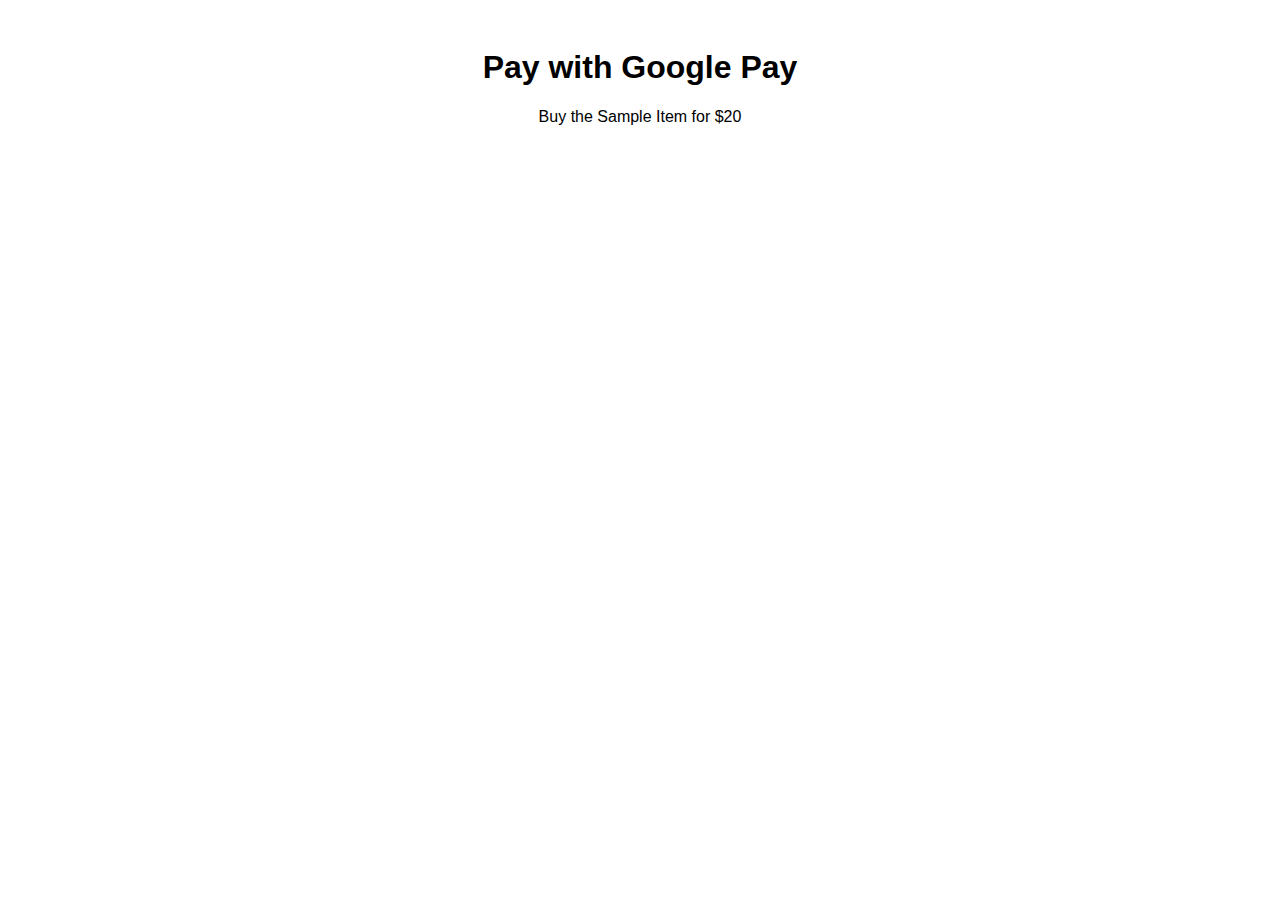
<file: index.html>
<!DOCTYPE html>
<html lang="en">
<head>
    <meta charset="UTF-8">
    <meta name="viewport" content="width=device-width, initial-scale=1.0">
    <title>Google Pay Integration</title>
    <script src="https://pay.google.com/gp/p/js/pay.js" onload="onGooglePayLoaded()"></script>
    <style>
        body {
            font-family: Arial, sans-serif;
            padding: 20px;
            text-align: center;
        }
        button {
            background-color: #0070f3;
            color: white;
            padding: 15px 30px;
            font-size: 18px;
            border-radius: 8px;
            cursor: pointer;
        }
        button:hover {
            background-color: #005bb5;
        }
    </style>
</head>
<body>

    <h1>Pay with Google Pay</h1>
    <p>Buy the Sample Item for $20</p>

    <div id="google-pay-button"></div>

    <script>
        let paymentsClient = null;

        // Initialize the Google Pay API client
        function onGooglePayLoaded() {
            paymentsClient = new google.payments.api.PaymentsClient({ environment: 'TEST' });

            const paymentDataRequest = {
                apiVersion: 2,
                apiVersionMinor: 0,
                allowedPaymentMethods: [{
                    type: 'CARD',
                    parameters: {
                        allowedAuthMethods: ['PAN_ONLY', 'CRYPTOGRAM_3DS'],
                        allowedCardNetworks: ['VISA', 'MASTERCARD'],
                    },
                    tokenizationSpecification: {
                        type: 'PAYMENT_GATEWAY',
                        parameters: {
                            'gateway': 'example', // Replace with your gateway
                            'gatewayMerchantId': 'exampleMerchantId' // Your gateway merchant ID
                        }
                    }
                }],
                merchantInfo: {
                    merchantName: 'Example Merchant',
                    merchantId: 'BCR2DN6T4Q02'
                },
                transactionInfo: {
                    totalPriceStatus: 'FINAL',
                    totalPrice: '20.00',
                    currencyCode: 'USD'
                }
            };

            // Check if Google Pay is available
            paymentsClient.isReadyToPay(paymentDataRequest)
                .then(function(response) {
                    if (response.result) {
                        // Display Google Pay button if it's ready to pay
                        const button = paymentsClient.createButton({
                            onClick: onGooglePaymentButtonClicked
                        });
                        document.getElementById('google-pay-button').appendChild(button);
                    }
                })
                .catch(function(err) {
                    console.error('Error checking Google Pay availability', err);
                });
        }

        // Handle Google Pay button click
        function onGooglePaymentButtonClicked() {
            const paymentDataRequest = {
                apiVersion: 2,
                apiVersionMinor: 0,
                allowedPaymentMethods: [{
                    type: 'CARD',
                    parameters: {
                        allowedAuthMethods: ['PAN_ONLY', 'CRYPTOGRAM_3DS'],
                        allowedCardNetworks: ['VISA', 'MASTERCARD'],
                    },
                    tokenizationSpecification: {
                        type: 'PAYMENT_GATEWAY',
                        parameters: {
                            'gateway': 'example',
                            'gatewayMerchantId': 'exampleMerchantId'
                        }
                    }
                }],
                merchantInfo: {
                    merchantName: 'Example Merchant',
                    merchantId: 'BCR2DN6T4Q02'
                },
                transactionInfo: {
                    totalPriceStatus: 'FINAL',
                    totalPrice: '20.00',
                    currencyCode: 'USD'
                }
            };

            paymentsClient.loadPaymentData(paymentDataRequest)
                .then(function(paymentData) {
                    // Process the payment token received from Google Pay
                    processPayment(paymentData);
                })
                .catch(function(err) {
                    console.error('Error loading payment data', err);
                });
        }

        // Send the payment data to the server
        function processPayment(paymentData) {
            fetch('http://localhost:3000/process-payment', {
                method: 'POST',
                headers: {
                    'Content-Type': 'application/json'
                },
                body: JSON.stringify(paymentData)
            })
            .then(response => response.json())
            .then(data => {
                if (data.status === 'success') {
                    alert('Payment processed successfully!');
                } else {
                    alert('Payment failed: ' + data.message);
                }
            })
            .catch(err => {
                console.error('Error processing payment:', err);
                alert('Payment failed.');
            });
        }
    </script>

</body>
</html>
</file>
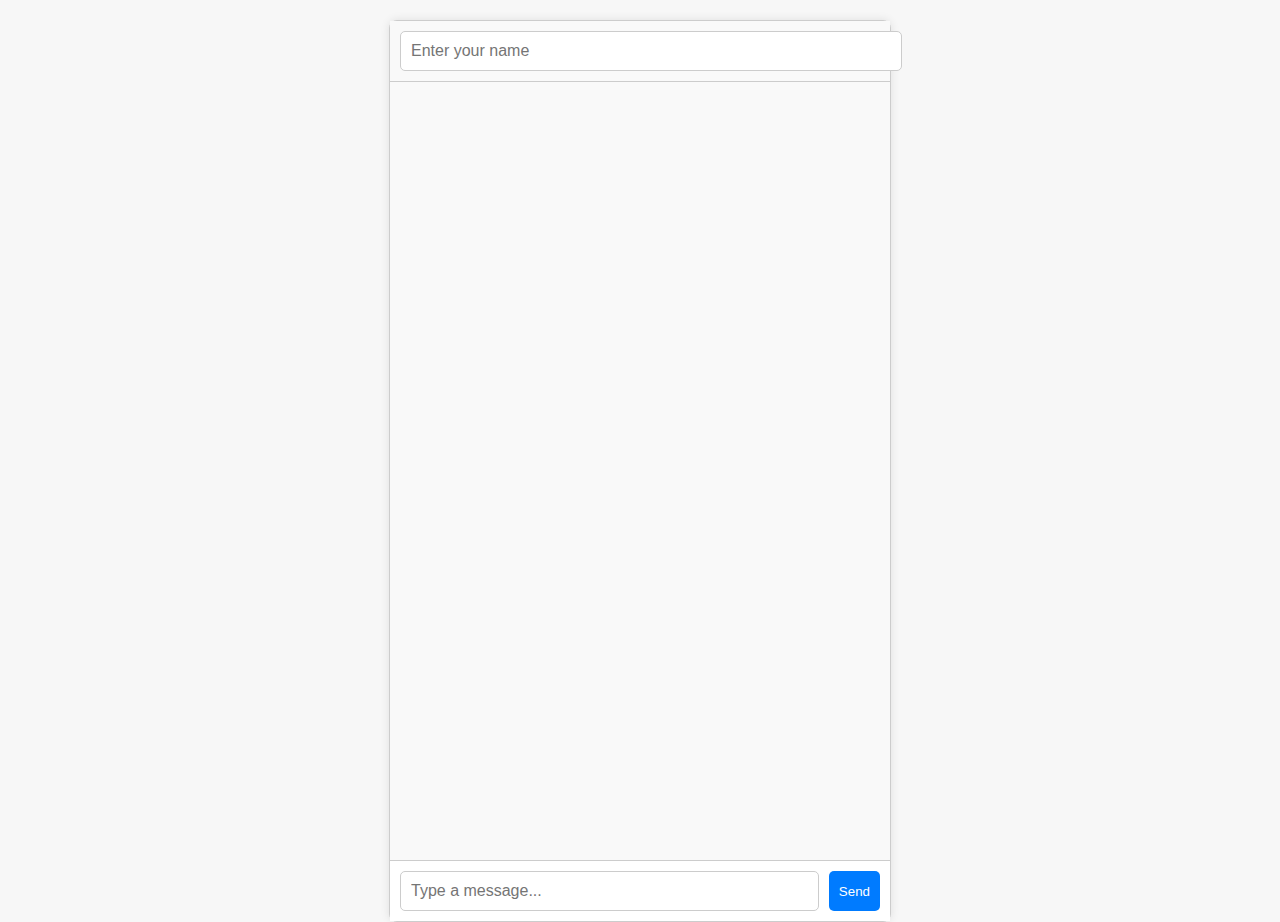
<file: chat.html>
<!DOCTYPE html>
<html lang="en">
<head>
  <meta charset="UTF-8">
  <meta name="viewport" content="width=device-width, initial-scale=1.0">
  <title>Chat Section</title>
  <link rel="stylesheet" href="chat.css">
</head>
<body>

  <div class="chat-container">
    <div class="name-container">
      <input type="text" id="user-name" class="user-name" placeholder="Enter your name" required>
    </div>

    <div class="chat-box" id="chat-box">
      <!-- Chat messages will appear here -->
    </div>

    <form id="chat-form" class="chat-form">
      <input type="text" id="chat-input" class="chat-input" placeholder="Type a message..." required>
      <button type="submit" id="send-button" class="send-button">Send</button>
    </form>
  </div>

  <script src="chat.js"></script>
</body>
</html>
</file>
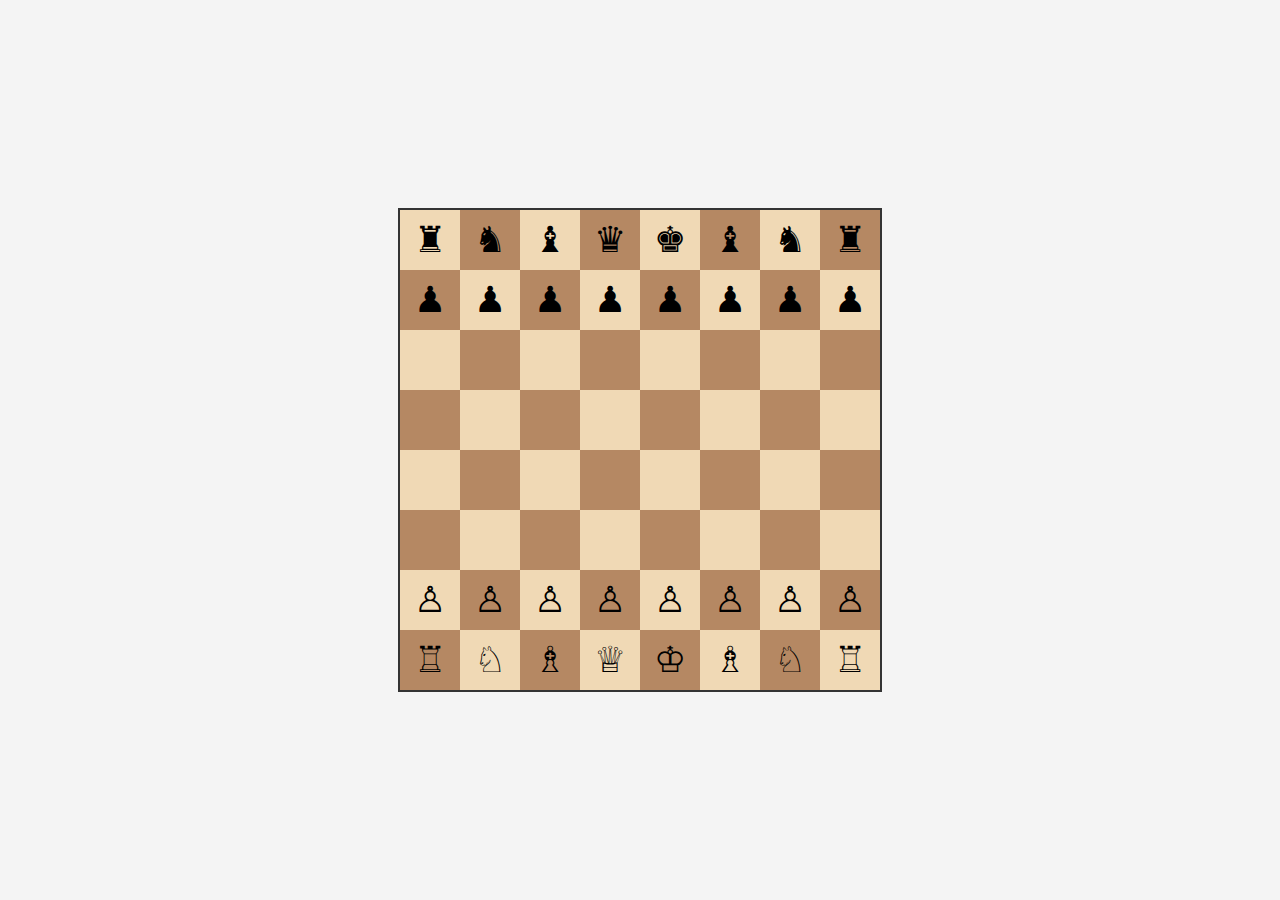
<file: chess.html>
<!DOCTYPE html>
<html lang="en">
<head>
  <meta charset="UTF-8">
  <meta name="viewport" content="width=device-width, initial-scale=1.0">
  <title>Simple Chess Game</title>
  <style>
    body {
      font-family: Arial, sans-serif;
      display: flex;
      justify-content: center;
      align-items: center;
      height: 100vh;
      margin: 0;
      background-color: #f4f4f4;
    }
    .board {
      display: grid;
      grid-template-columns: repeat(8, 60px);
      grid-template-rows: repeat(8, 60px);
      gap: 0;
      border: 2px solid #333;
    }
    .square {
      width: 60px;
      height: 60px;
      display: flex;
      align-items: center;
      justify-content: center;
      background-color: #f0d9b5;
      cursor: pointer;
    }
    .square:nth-child(odd) {
      background-color: #b58863;
    }
    .square:nth-child(even) {
      background-color: #f0d9b5;
    }
    .piece {
      font-size: 36px;
    }
    .selected {
      outline: 3px solid blue;
    }
  </style>
</head>
<body>

  <div class="board" id="chessboard"></div>

  <script>
    // Chess board setup (empty squares represented by an empty string)
    const initialBoard = [
      ["r", "n", "b", "q", "k", "b", "n", "r"],
      ["p", "p", "p", "p", "p", "p", "p", "p"],
      ["", "", "", "", "", "", "", ""],
      ["", "", "", "", "", "", "", ""],
      ["", "", "", "", "", "", "", ""],
      ["", "", "", "", "", "", "", ""],
      ["P", "P", "P", "P", "P", "P", "P", "P"],
      ["R", "N", "B", "Q", "K", "B", "N", "R"]
    ];

    let selectedSquare = null;

    const boardElement = document.getElementById('chessboard');

    // Draw the chessboard
    function drawBoard() {
      boardElement.innerHTML = '';  // Clear the board
      for (let row = 0; row < 8; row++) {
        for (let col = 0; col < 8; col++) {
          const square = document.createElement('div');
          square.classList.add('square');
          if ((row + col) % 2 === 0) {
            square.style.backgroundColor = '#f0d9b5';  // Light squares
          } else {
            square.style.backgroundColor = '#b58863';  // Dark squares
          }
          
          const piece = initialBoard[row][col];
          if (piece) {
            const pieceElement = document.createElement('span');
            pieceElement.classList.add('piece');
            pieceElement.textContent = getPieceSymbol(piece);
            square.appendChild(pieceElement);
          }
          
          // Add click event to select a piece or make a move
          square.addEventListener('click', () => handleSquareClick(row, col));

          boardElement.appendChild(square);
        }
      }
    }

    // Function to get the symbol for a piece
    function getPieceSymbol(piece) {
      const pieceSymbols = {
        "P": "♙", "R": "♖", "N": "♘", "B": "♗", "Q": "♕", "K": "♔",  // White pieces
        "p": "♟", "r": "♜", "n": "♞", "b": "♝", "q": "♛", "k": "♚"   // Black pieces
      };
      return pieceSymbols[piece] || "";
    }

    // Handle square click event
    function handleSquareClick(row, col) {
      const squareId = `${row}-${col}`;

      if (selectedSquare) {
        // If a square is selected, make the move
        const [selectedRow, selectedCol] = selectedSquare.split('-').map(Number);
        makeMove(selectedRow, selectedCol, row, col);
        deselectSquare();
      } else {
        // If no square is selected, select the piece
        selectedSquare = squareId;
        document.querySelectorAll('.square').forEach((square) => {
          square.classList.remove('selected');
        });
        document.querySelector(`.square:nth-child(${row * 8 + col + 1})`).classList.add('selected');
      }
    }

    // Make a move on the board
    function makeMove(fromRow, fromCol, toRow, toCol) {
      const piece = initialBoard[fromRow][fromCol];
      initialBoard[fromRow][fromCol] = '';
      initialBoard[toRow][toCol] = piece;
      drawBoard();
    }

    // Deselect the selected square
    function deselectSquare() {
      selectedSquare = null;
      document.querySelectorAll('.square').forEach((square) => {
        square.classList.remove('selected');
      });
    }

    // Initial drawing of the board
    drawBoard();
  </script>
</body>
</html>
</file>
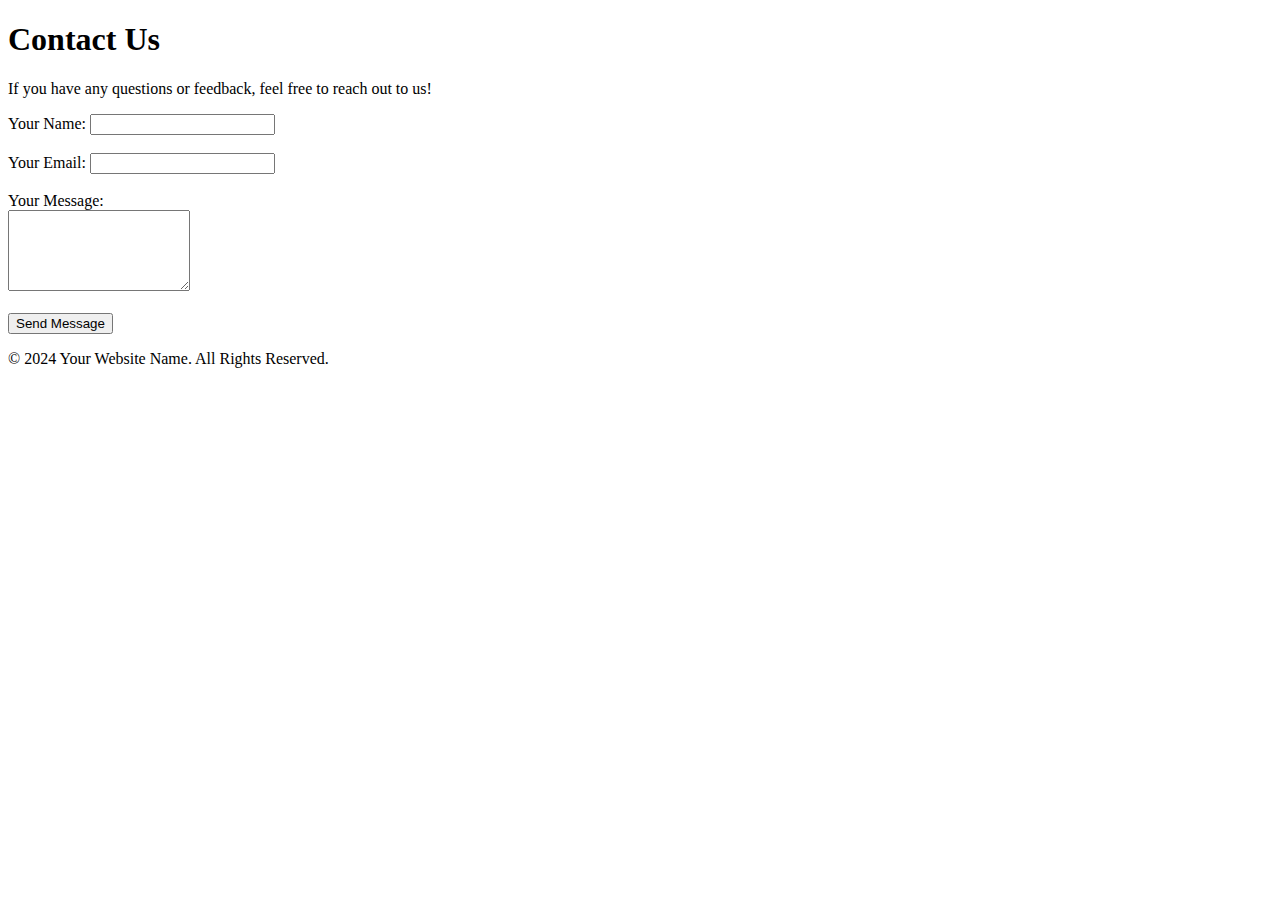
<file: contactu.html>
<!DOCTYPE html>
<html lang="en">
<head>
    <meta charset="UTF-8">
    <meta name="viewport" content="width=device-width, initial-scale=1.0">
    <title>Contact Us</title>
</head>
<body>

    <header>
        <h1>Contact Us</h1>
        <p>If you have any questions or feedback, feel free to reach out to us!</p>
    </header>

    <!-- Contact Form -->
    <section>
        <form action="/submit-form" method="post">
            <label for="name">Your Name:</label>
            <input type="text" id="name" name="name" required><br><br>
            
            <label for="email">Your Email:</label>
            <input type="email" id="email" name="email" required><br><br>
            
            <label for="message">Your Message:</label><br>
            <textarea id="message" name="message" rows="5" required></textarea><br><br>

            <button type="submit">Send Message</button>
        </form>
    </section>

    <footer>
        <p>&copy; 2024 Your Website Name. All Rights Reserved.</p>
    </footer>

</body>
</html>
</file>
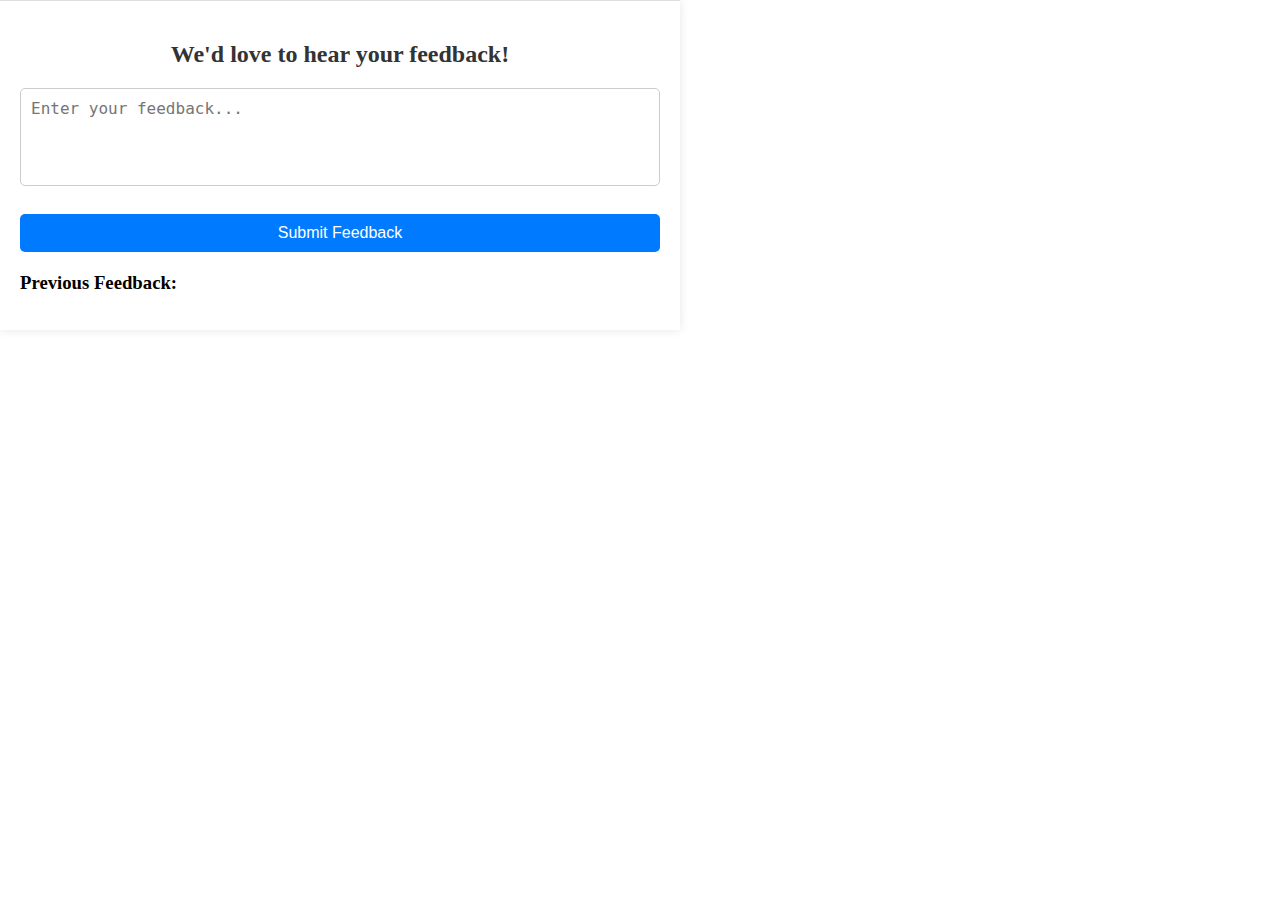
<file: feedback.html>
<!DOCTYPE html>
<html lang="en">
<head>
  <meta charset="UTF-8">
  <meta name="viewport" content="width=device-width, initial-scale=1.0">
  <title>Feedback Section</title>
  <link rel="stylesheet" href="style.css">
</head>
<body>

  <div class="feedback-container">
    <h2>We'd love to hear your feedback!</h2>

    <!-- Feedback form -->
    <form id="feedback-form" class="feedback-form">
      <textarea id="feedback-text" placeholder="Enter your feedback..." rows="4" required></textarea><br>
      <button type="submit" id="submit-feedback" class="submit-button">Submit Feedback</button>
    </form>

    <div id="feedback-list" class="feedback-list">
      <h3>Previous Feedback:</h3>
      <ul id="feedback-items">
        <!-- Submitted feedback will appear here -->
      </ul>
    </div>
  </div>

  <script src="feedback.js"></script>
</body>
</html>
</file>
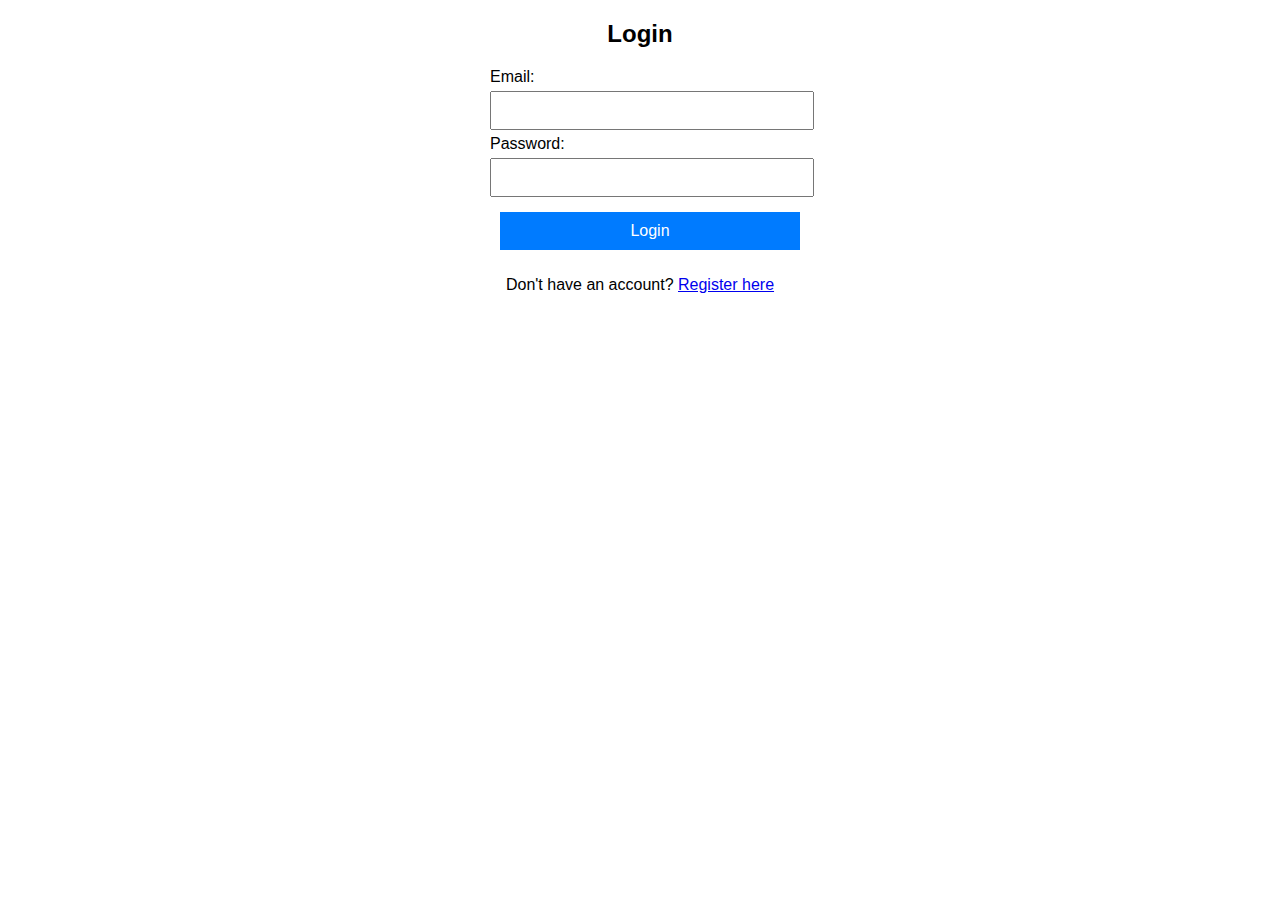
<file: login.html>
<!DOCTYPE html>
<html lang="en">
<head>
  <meta charset="UTF-8">
  <meta name="viewport" content="width=device-width, initial-scale=1.0">
  <title>Login</title>
  <link rel="stylesheet" href="styles.css">
</head>
<body>

  <div class="login-container">
    <h2>Login</h2>
    <form action="login.php" method="POST">
      <label for="email">Email:</label>
      <input type="email" id="email" name="email" required><br>
      <label for="password">Password:</label>
      <input type="password" id="password" name="password" required><br>
      <button type="submit">Login</button>
    </form>
    <p>Don't have an account? <a href="register.html">Register here</a></p>
  </div>

</body>
</html>
</file>
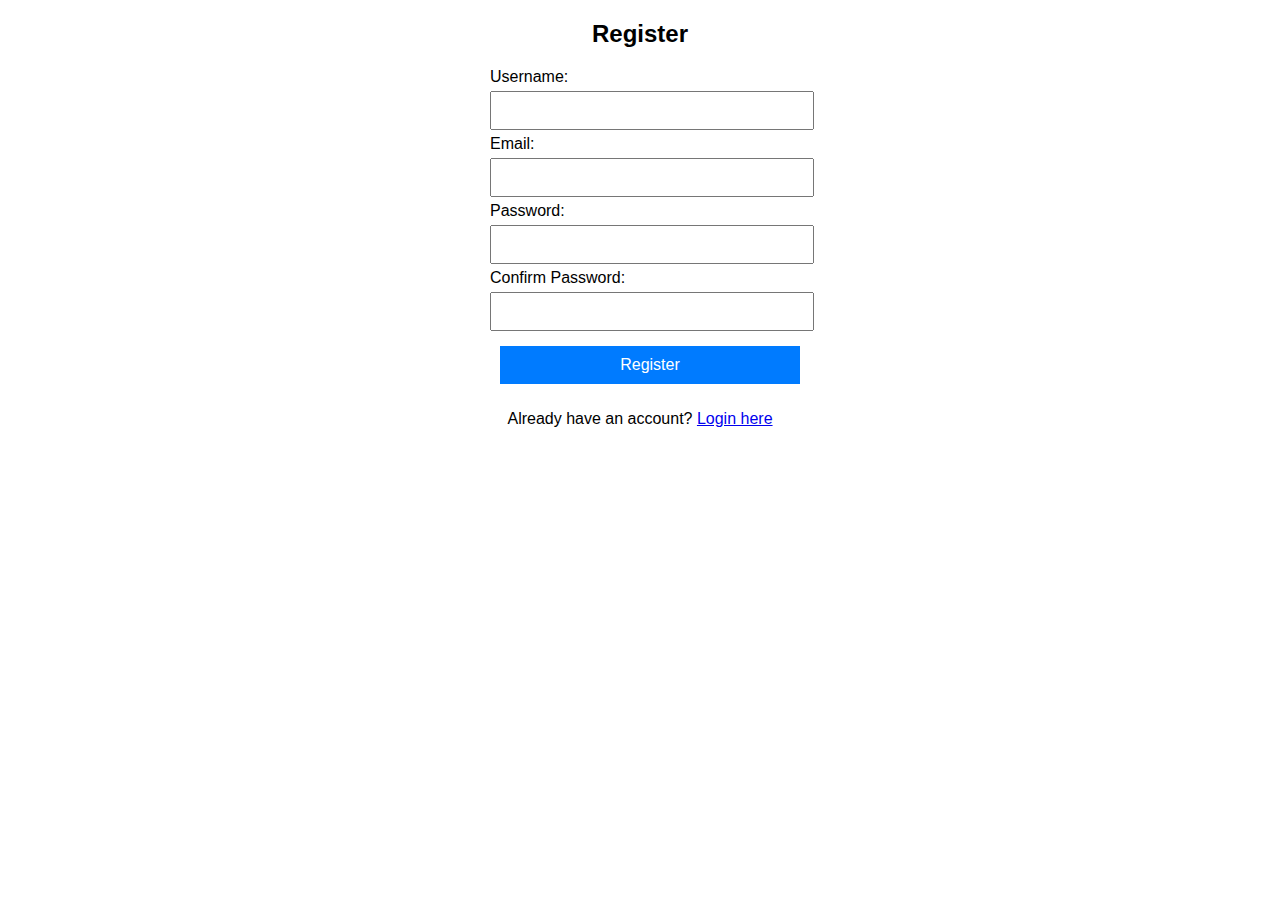
<file: register.html>
<!DOCTYPE html>
<html lang="en">
<head>
  <meta charset="UTF-8">
  <meta name="viewport" content="width=device-width, initial-scale=1.0">
  <title>Register</title>
  <link rel="stylesheet" href="styles.css">
</head>
<body>

  <div class="register-container">
    <h2>Register</h2>
    <form action="register.php" method="POST">
      <label for="username">Username:</label>
      <input type="text" id="username" name="username" required><br>
      <label for="email">Email:</label>
      <input type="email" id="email" name="email" required><br>
      <label for="password">Password:</label>
      <input type="password" id="password" name="password" required><br>
      <label for="confirm-password">Confirm Password:</label>
      <input type="password" id="confirm-password" name="confirm-password" required><br>
      <button type="submit">Register</button>
    </form>
    <p>Already have an account? <a href="login.html">Login here</a></p>
  </div>

</body>
</html>
</file>
<file: chat.css>
/* Basic layout and styling for the chat section */
/* Basic layout and styling for the chat section */
html, body {
    height: 100%;
    margin: 0;
    font-family: Arial, sans-serif;
    background-color: #f7f7f7;
  }
  
  .chat-container {
    display: flex;
    flex-direction: column;
    justify-content: flex-end;
    height: 100%;
    max-width: 500px;
    margin: 20px auto;
    background-color: white;
    border-radius: 8px;
    border: 1px solid #ccc;
    box-shadow: 0 0 10px rgba(0, 0, 0, 0.1);
  }
  
  .name-container {
    padding: 10px;
    background-color: #f9f9f9;
    border-bottom: 1px solid #ccc;
  }
  
  .user-name {
    width: 100%;
    padding: 10px;
    border: 1px solid #ccc;
    border-radius: 5px;
    font-size: 16px;
  }
  
  .chat-box {
    flex-grow: 1;
    overflow-y: auto;
    padding: 10px;
    border-bottom: 1px solid #ccc;
    background-color: #f9f9f9;
  }
  
  .chat-message {
    padding: 10px;
    margin: 5px 0;
    border-radius: 5px;
    background-color: #e0e0e0;
    max-width: 75%;
  }
  
  .chat-message.user {
    background-color: #007BFF;
    color: white;
    margin-left: auto;
  }
  
  .chat-message .user-name-label {
    font-weight: bold;
    color: #333;
  }
  
  .chat-form {
    display: flex;
    padding: 10px;
    background-color: #fff;
  }
  
  .chat-input {
    width: 100%;
    padding: 10px;
    border: 1px solid #ccc;
    border-radius: 5px;
    font-size: 16px;
    margin-right: 10px;
  }
  
  .send-button {
    padding: 10px;
    background-color: #007BFF;
    color: white;
    border: none;
    border-radius: 5px;
    cursor: pointer;
  }
  
  .send-button:hover {
    background-color: #0056b3;
  }
</file>
<file: style.css>
/* Basic styling for the feedback section */
/* Set up the overall page layout */
html, body {
    height: 40%;  /* Ensure the page takes up full height */
    margin: 0;  /* Remove default margins */
  }
  
  body {
    display: flex;
    flex-direction: column;  /* Arrange content vertically */
  }
  
  .feedback-container {
    margin-bottom: auto;  /* Push this container to the bottom */
    width: 50%;  /* Ensure feedback section stretches across the page */
    padding: 20px;
    background-color: white;
    border-top: 1px solid #ddd;  /* Optional: Add a border at the top */
    box-shadow: 0 0 10px rgba(0, 0, 0, 0.1);  /* Optional: Add a shadow for style */
  }
  
  h2 {
    text-align: center;
    color: #333;
  }
  
  .feedback-form {
    display: flex;
    flex-direction: column;
    margin-bottom: 20px;
  }
  
  textarea {
    padding: 10px;
    font-size: 16px;
    border: 1px solid #ccc;
    border-radius: 5px;
    resize: none;
  }
  
  .submit-button {
    background-color: #007BFF;
    color: white;
    padding: 10px;
    border: none;
    border-radius: 5px;
    cursor: pointer;
    font-size: 16px;
    margin-top: 10px;
  }
  
  .submit-button:hover {
    background-color: #0056b3;
  }
  
  .feedback-list {
    margin-top: 20px;
  }
  
  .feedback-list h3 {
    margin-bottom: 10px;
  }
  
  #feedback-items {
    list-style: none;
    padding: 0;
  }
  
  #feedback-items li {
    background-color: #f9f9f9;
    padding: 10px;
    border: 1px solid #ddd;
    margin-bottom: 10px;
    border-radius: 5px;
  }
</file>
<file: styles.css>
body {
    font-family: Arial, sans-serif;
  }
  
  h2 {
    text-align: center;
  }
  
  form {
    width: 300px;
    margin: 0 auto;
  }
  
  input {
    width: 100%;
    padding: 10px;
    margin: 5px 0;
  }
  
  button {
    width: 100%;
    padding: 10px;
    background-color: #007BFF;
    color: white;
    border: none;
    cursor: pointer;
  }
  
  button:hover {
    background-color: #0056b3;
  }
  
  p {
    text-align: center;
  }
  body {
    font-family: Arial, sans-serif;
  }
  
  button {
    padding: 10px 20px;
    font-size: 16px;
    cursor: pointer;
    margin: 10px;
  }
  
  .popup {
    display: none;  /* Hidden by default */
    position: fixed;
    top: 0;
    left: 0;
    width: 100%;
    height: 100%;
    background-color: rgba(0, 0, 0, 0.5); /* Semi-transparent background */
    z-index: 1000; /* Make sure it appears above other content */
  }
  
  .popup-content {
    background-color: white;
    padding: 30px;
    width: 300px;
    margin: 20% auto;
    text-align: center;
    border-radius: 10px;
  }
  
  .popup h2 {
    margin: 0;
    font-size: 24px;
    color: #333;
  }
  
  .popup p {
    font-size: 18px;
    color: #666;
  }
  
  .close-btn {
    position: absolute;
    top: 10px;
    right: 10px;
    font-size: 20px;
    color: #aaa;
    cursor: pointer;
  }
  
  .close-btn:hover {
    color: #333;
  }
</file>
